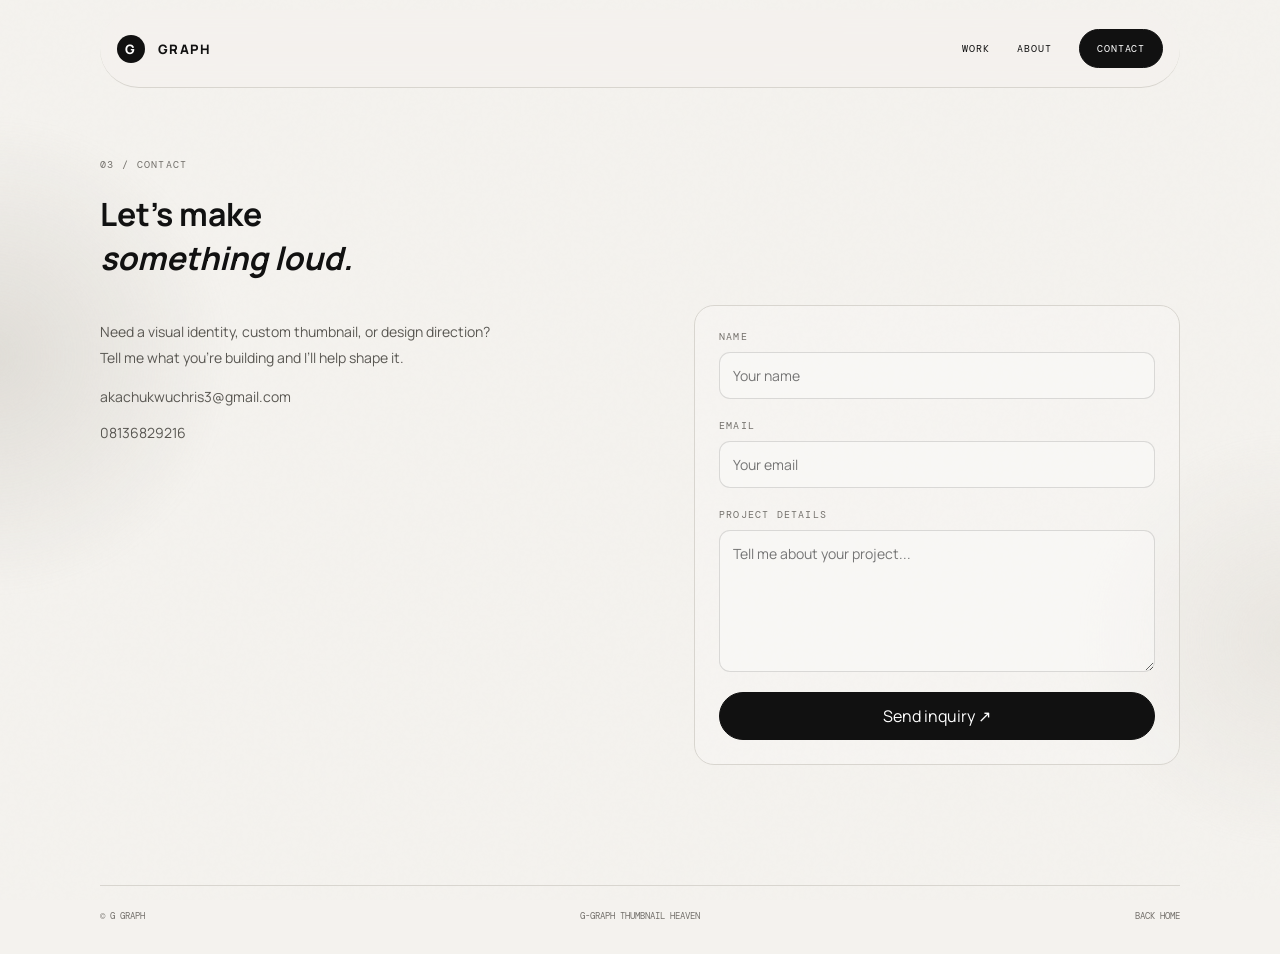
<file: contact.html>
<!doctype html><html lang="en"><head><meta charset="UTF-8"><meta name="viewport" content="width=device-width,initial-scale=1.0"><title>Contact | G GRAPH</title><link rel="preconnect" href="https://fonts.googleapis.com"><link rel="preconnect" href="https://fonts.gstatic.com" crossorigin><link href="https://fonts.googleapis.com/css2?family=DM+Mono:wght@400;500&family=Manrope:wght@400;500;600;700;800&display=swap" rel="stylesheet"><link rel="stylesheet" href="styles.css"><link rel="stylesheet" href="enhancements.css"></head><body><div class="noise"></div><div class="orb orb-a"></div><div class="orb orb-b"></div><header class="header container"><a class="logo" href="index.html"><span>G</span> GRAPH</a><button class="menu-toggle" aria-expanded="false" aria-label="Open menu">☰</button><nav class="nav-links"><a href="index.html#work">Work</a><a href="index.html#about">About</a><a class="pill" href="contact.html">Contact</a></nav></header><main class="about container reveal visible"><p class="kicker">03 / Contact</p><h1>Let’s make<br><i>something loud.</i></h1><div class="about-layout"><div><p>Need a visual identity, custom thumbnail, or design direction? Tell me what you’re building and I’ll help shape it.</p><div class="contact-details"><a href="mailto:akachukwuchris3@gmail.com">akachukwuchris3@gmail.com</a><a href="tel:08136829216">08136829216</a></div></div><form class="contact-form" action="https://formsubmit.co/akachukwuchris3@gmail.com" method="POST"><input type="hidden" name="_subject" value="New G GRAPH portfolio inquiry"><input type="hidden" name="_template" value="table"><input type="hidden" name="_next" value="https://g-graph.github.io/g-graph-portfolio/contact.html?sent=true"><label>Name<input name="name" required placeholder="Your name"></label><label>Email<input name="email" type="email" required placeholder="Your email"></label><label>Project details<textarea name="message" rows="6" required placeholder="Tell me about your project..."></textarea></label><button class="pill" type="submit">Send inquiry ↗</button></form></div></main><footer class="footer container"><span>© G GRAPH</span><span>G-GRAPH THUMBNAIL HEAVEN</span><a href="index.html">Back home</a></footer><script src="script.js"></script></body></html>
</file>
<file: styles.css>
:root{--ink:#111;--muted:#74716c;--paper:#f4f2ee;--line:#d8d5cf;--card:#ebe9e4;--white:#fff}*{box-sizing:border-box}html{scroll-behavior:smooth}body{margin:0;overflow-x:hidden;background:var(--paper);color:var(--ink);font-family:Manrope,sans-serif}body.lock{overflow:hidden}a{color:inherit;text-decoration:none}button{font:inherit}.container{width:min(1080px,calc(100% - 42px));margin:auto}.header{height:78px;position:sticky;top:10px;z-index:10;display:flex;align-items:center;justify-content:space-between;border-bottom:1px solid var(--line);background:#f4f2eec9;backdrop-filter:blur(15px);border-radius:40px;padding:0 17px}.logo{font-size:13px;font-weight:800;letter-spacing:.12em}.logo span{display:inline-grid;place-items:center;width:28px;height:28px;margin-right:8px;border-radius:50%;background:var(--ink);color:var(--white)}.nav-links{display:flex;align-items:center;gap:28px;font:10px 'DM Mono';text-transform:uppercase;letter-spacing:.08em}.pill{display:inline-flex;align-items:center;justify-content:center;padding:12px 17px;border-radius:30px;background:var(--ink);color:#fff;border:1px solid var(--ink);transition:.25s}.pill:hover{transform:translateY(-3px);box-shadow:0 12px 24px #1112}.menu-toggle{display:none;border:1px solid var(--line);background:none;border-radius:50%;width:38px;height:38px}.hero{min-height:650px;padding:100px 0 70px;display:grid;grid-template-columns:1fr 1fr;gap:40px;align-items:center}.kicker{margin:0 0 18px;color:var(--muted);font:10px 'DM Mono';letter-spacing:.13em;text-transform:uppercase}.hero h1{margin:60px 0 28px;font-size:clamp(48px,8.2vw,108px);line-height:.85;letter-spacing:-.09em}.hero h1 i,h2 i{font-style:normal;color:#999}.intro{max-width:340px;color:#575550;line-height:1.75;font-size:14px}.actions{display:flex;gap:20px;align-items:center;margin-top:27px}.underlined{padding-bottom:6px;border-bottom:1px solid var(--ink);font-size:12px;font-weight:700}.hero-composition{position:relative;min-height:490px;display:grid;place-items:center}.hero-sheet{position:relative;width:min(90%,470px);height:430px;overflow:hidden;border:1px solid var(--line);border-radius:25px;background:linear-gradient(140deg,#fff,#dad6d0);box-shadow:0 28px 70px #1111}.hero-sheet small{position:absolute;z-index:2;top:22px;left:22px;padding:9px 12px;border-radius:20px;background:var(--ink);color:#fff;font:9px 'DM Mono'}.hero-lines{position:absolute;inset:22px;border:1px solid #1112;border-radius:17px;background:linear-gradient(#1111 1px,transparent 1px),linear-gradient(90deg,#1111 1px,transparent 1px);background-size:24px 24px}.hero-circle{position:absolute;right:45px;bottom:45px;width:260px;height:260px;border-radius:50%;background:radial-gradient(circle at 34% 30%,#fff 0 11%,#aaa 12% 28%,#111 29% 58%,#777 59% 62%,transparent 63%)}.hero-sheet>b{position:absolute;bottom:13px;left:25px;font-size:105px;line-height:1}.floating-label{position:absolute;right:0;bottom:0;padding:17px;width:142px;height:142px;border-radius:18px;background:var(--ink);color:#fff;font:9px 'DM Mono';letter-spacing:.1em}.floating-label strong{display:block;margin-top:34px;text-align:right;font:48px Manrope}.work{padding:80px 0 110px}.section-title{display:flex;justify-content:space-between;align-items:end;padding-top:16px;border-top:1px solid var(--line);margin-bottom:30px}.section-title h2{margin:0;font-size:clamp(35px,5vw,62px);line-height:.9;letter-spacing:-.08em}.gallery{display:grid;grid-template-columns:repeat(2,1fr);gap:26px}.gallery-card{display:block;width:100%;padding:11px;text-align:left;color:var(--ink);background:#ffffff30;border:1px solid var(--line);border-radius:18px;cursor:zoom-in;transition:.3s}.gallery-card.featured{grid-column:span 2}.gallery-card:hover{transform:translateY(-5px);box-shadow:0 20px 35px #1111}.gallery-card img{display:block;width:100%;height:320px;object-fit:contain;border-radius:11px;background:var(--card);transition:transform .5s}.gallery-card.featured img{height:430px}.gallery-card:hover img{transform:scale(1.025)}.gallery-card span{display:block;margin:15px 3px 6px;color:var(--muted);font:9px 'DM Mono';text-transform:uppercase}.gallery-card strong{display:block;margin:0 3px 4px;font-size:17px}.about{padding:80px 0 120px}.about-layout{display:grid;grid-template-columns:1fr 1fr;gap:10%;margin-top:25px}.about-layout h2{margin:0;font-size:clamp(38px,5vw,65px);line-height:.9;letter-spacing:-.08em}.about-layout div{max-width:400px;color:#595752;line-height:1.8;font-size:14px}.footer{display:flex;justify-content:space-between;gap:15px;padding:24px 0 32px;border-top:1px solid var(--line);color:var(--muted);font:9px 'DM Mono';text-transform:uppercase}.viewer{position:fixed;inset:0;z-index:30;display:grid;place-items:center;padding:25px;background:#111e;opacity:0;visibility:hidden;transition:.25s}.viewer.open{opacity:1;visibility:visible}.viewer-image{position:relative;width:min(900px,92vw);height:min(70vh,680px);overflow:hidden;border-radius:12px;background:#ddd;cursor:zoom-in}.viewer-image img{width:100%;height:100%;object-fit:contain;transform-origin:var(--x,50%) var(--y,50%);transition:transform .15s}.viewer-image:hover img{transform:scale(2.2)}.viewer-image em{position:absolute;bottom:14px;left:50%;padding:8px 12px;transform:translateX(-50%);white-space:nowrap;border-radius:20px;background:#111b;color:#fff;font:9px 'DM Mono';font-style:normal}.viewer-close{position:fixed;right:22px;top:15px;width:40px;height:40px;border:1px solid #fff5;border-radius:50%;background:#fff1;color:#fff;font-size:27px;cursor:pointer}.viewer-caption{display:flex;justify-content:space-between;width:min(900px,92vw);padding-top:12px;color:#fff}.viewer-caption span{color:#bbb;font:9px 'DM Mono';text-transform:uppercase}.reveal{opacity:0;transform:translateY(22px);transition:.8s}.reveal.visible{opacity:1;transform:none}@media(max-width:760px){.container{width:calc(100% - 30px)}.hero{grid-template-columns:1fr;padding-top:70px;min-height:auto}.hero-composition{min-height:390px}.hero-sheet{height:350px}.hero-circle{width:205px;height:205px}.section-title{display:block}.section-title h2{margin-top:25px}.about-layout{grid-template-columns:1fr;gap:28px}.footer{flex-wrap:wrap}.gallery-card img,.gallery-card.featured img{height:300px}}@media(max-width:560px){.logo b{display:none}.menu-toggle{display:block}.nav-links{display:none;position:absolute;right:15px;top:67px;width:220px;padding:8px;background:#faf9f7f7;border:1px solid var(--line);border-radius:17px;box-shadow:0 16px 35px #1112}.nav-links.open{display:grid}.nav-links a{padding:14px 10px}.nav-links .pill{margin-top:4px;text-align:center}.actions{align-items:stretch;flex-direction:column}.gallery{grid-template-columns:1fr}.gallery-card.featured{grid-column:span 1}.gallery-card img,.gallery-card.featured img{height:260px}.viewer{padding:15px}.viewer-image{height:62vh}.viewer-caption{display:block}.viewer-caption span{display:block;margin-top:7px}}
</file>
<file: enhancements.css>
.noise{position:fixed;inset:0;z-index:-2;pointer-events:none;opacity:.035;background-image:url("data:image/svg+xml,%3Csvg viewBox='0 0 180 180' xmlns='http://www.w3.org/2000/svg'%3E%3Cfilter id='n'%3E%3CfeTurbulence type='fractalNoise' baseFrequency='.9' numOctaves='4' stitchTiles='stitch'/%3E%3C/filter%3E%3Crect width='100%25' height='100%25' filter='url(%23n)' opacity='.35'/%3E%3C/svg%3E")}.orb{position:fixed;z-index:-1;pointer-events:none;border-radius:50%;filter:blur(5px)}.orb-a{width:31rem;height:31rem;left:-16rem;top:12vh;background:radial-gradient(circle,#b8b3aa55,transparent 68%);animation:floatA 18s ease-in-out infinite alternate}.orb-b{width:27rem;height:27rem;right:-14rem;bottom:5vh;background:radial-gradient(circle,#d3cec655,transparent 68%);animation:floatB 23s ease-in-out infinite alternate}@keyframes floatA{to{transform:translate(18rem,11rem) scale(1.25)}}@keyframes floatB{to{transform:translate(-16rem,-10rem) scale(1.3)}}.gallery-carousel{position:relative}.gallery-carousel .gallery{display:flex;flex-wrap:nowrap;overflow:hidden;gap:0;scroll-behavior:smooth}.gallery-carousel .gallery-card,.gallery-carousel .gallery-card.featured{display:block;flex:0 0 100%;grid-column:auto}.gallery-carousel .carousel-arrow{position:absolute;top:46%;z-index:2;width:42px;height:42px;border:1px solid var(--ink);border-radius:50%;background:var(--paper);cursor:pointer;transition:.2s}.gallery-carousel .carousel-arrow:hover{background:var(--ink);color:#fff;transform:scale(1.08)}.gallery-carousel .carousel-prev{left:-21px}.gallery-carousel .carousel-next{right:-21px}.gallery-carousel .carousel-dots{display:flex;justify-content:center;gap:8px;margin-top:18px}.gallery-carousel .carousel-dots button{width:8px;height:8px;padding:0;border:0;border-radius:50%;background:#bbb;cursor:pointer}.gallery-carousel .carousel-dots button.active{background:var(--ink);transform:scale(1.35)}.contact-details{display:grid;gap:11px}.contact-form{display:grid;gap:20px;padding:24px;border:1px solid var(--line);border-radius:20px;background:#ffffff33}.contact-form label{display:grid;gap:9px;color:var(--muted);font:10px 'DM Mono';letter-spacing:.12em;text-transform:uppercase}.contact-form input,.contact-form textarea{width:100%;border:1px solid #1112;border-radius:11px;background:#fff4;padding:13px;font:14px Manrope;color:var(--ink)}.contact-form textarea{resize:vertical;min-height:140px}.contact-form input:focus,.contact-form textarea:focus{outline:0;border-color:#1118;box-shadow:0 0 0 3px #1111}.sent-message{padding:13px 15px;border-radius:12px;background:#dedbd5;color:var(--ink);font:11px 'DM Mono';text-transform:uppercase}@media(max-width:560px){.gallery-carousel .carousel-prev{left:-14px}.gallery-carousel .carousel-next{right:-14px}.gallery-carousel .gallery-card img,.gallery-carousel .gallery-card.featured img{height:260px}.contact-form{padding:17px}}@media(prefers-reduced-motion:reduce){*,*::before,*::after{animation-duration:.01ms!important;transition-duration:.01ms!important;scroll-behavior:auto!important}}
</file>
